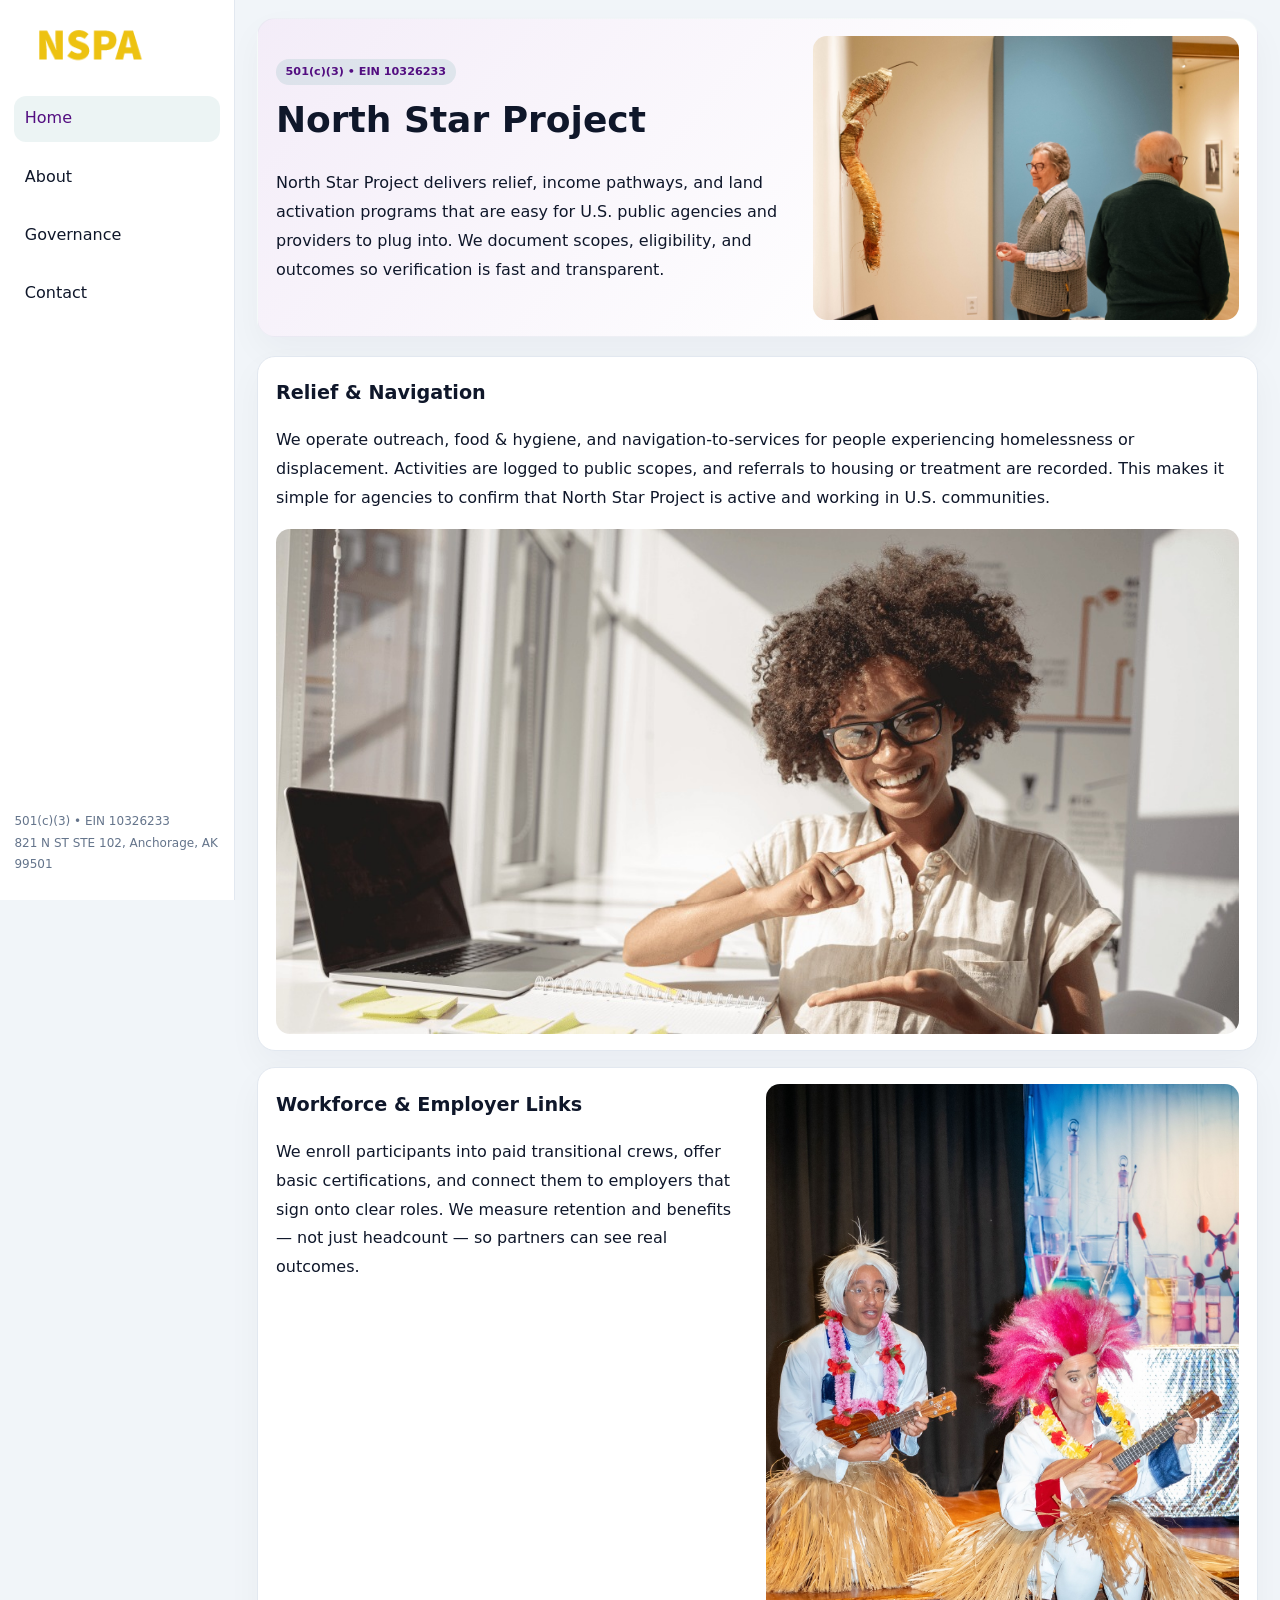
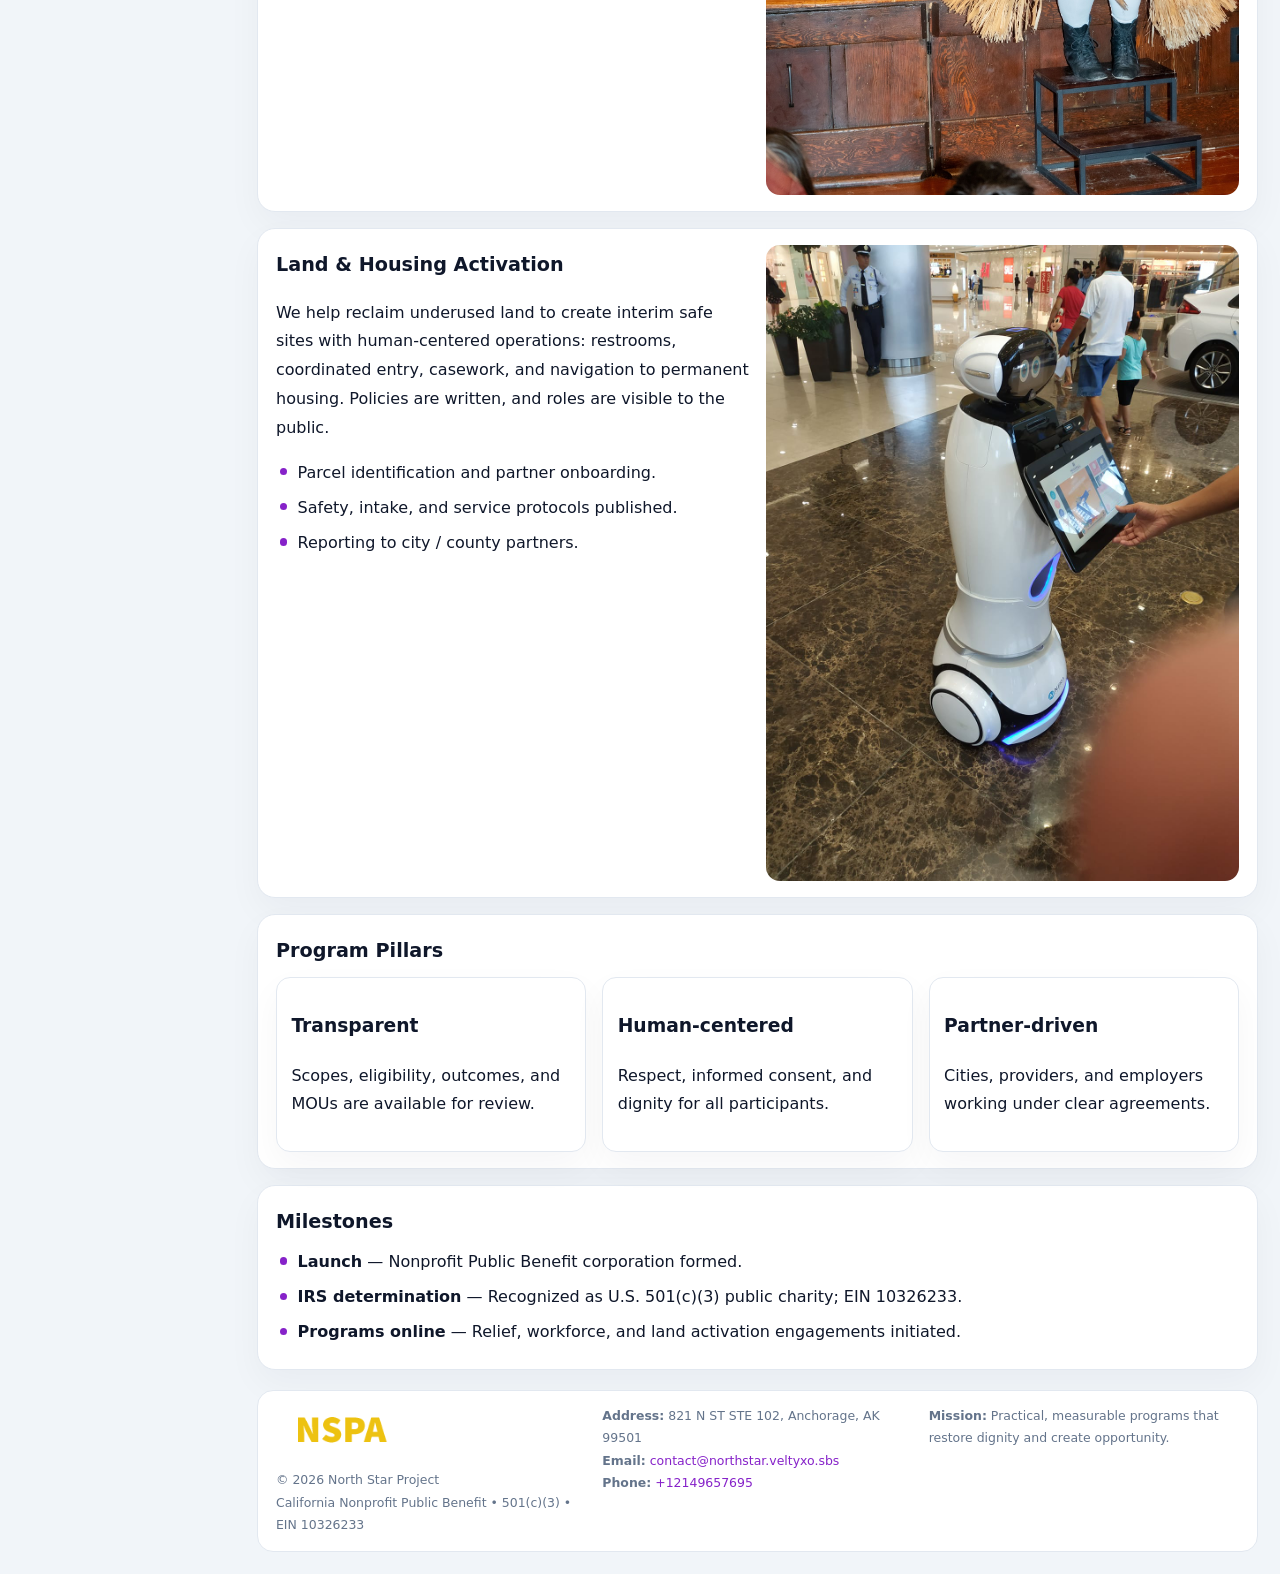
<file: index.html>
<!doctype html><html lang="en"><head>
<meta charset="utf-8">
<meta name="viewport" content="width=device-width,initial-scale=1">
<title>North Star Project – Nonprofit • 2025</title>
<link rel="stylesheet" href="assets/styles.css">
<link rel="icon" href="images/logo.png">
<meta name="data-ein" content="10326233">
<meta name="data-name" content="North Star Project">
<meta name="data-email" content="contact@northstar.veltyxo.sbs">
<meta name="data-phone" content="+12149657695">
<meta name="data-address" content="821 N ST STE 102,
Anchorage, AK 99501">
<meta name="data-map" content="821+N+ST+STE+102,+Anchorage,+AK+99501">
  <meta name="description" content="We are a 501(c)(3) organization advancing community services, education, and direct relief through transparent programs, local partnerships, and measurable outcomes.">
<meta name="facebook-domain-verification" content="bjkosruf89bcl85so2p1jddjo14uj1" />
</head><body>
<div style="position:absolute;left:-9999px;top:-9999px;opacity:0" data-uniq="{{UNIQUE_BLOB}}">
  <span>We are a 501(c)(3) organization advancing community services, education, and direct relief through transparent programs, local partnerships, and measurable outcomes.</span><svg width="12" height="12" viewBox="0 0 12 12" xmlns="http://www.w3.org/2000/svg"><circle cx="6" cy="6" r="5" fill="#0f766e"/></svg><img src="images/land.jpg" width="1" height="1" alt="" loading="lazy"/>
</div>

<div class="layout">
  <aside>
    <div class="c52d4a4ce0f"><a href="index.html"><img src="images/logo.png" alt="North Star Project"></a></div>
    <a class="navlink active" href="index.html">Home</a>
    <a class="navlink" href="about.html">About</a>
    <a class="navlink" href="governance.html">Governance</a>
    <a class="navlink" href="contact.html">Contact</a>
    <div class="info">
      501(c)(3) • EIN 10326233<br>
      821 N ST STE 102,
Anchorage, AK 99501
    </div>
  </aside>

  <main>
    <section class="c4d447d440d">
      <div>
        <span class="c0da8c12f68">501(c)(3) • EIN 10326233</span>
        <h1>North Star Project</h1>
        <p class="cfbb51cc701">North Star Project delivers relief, income pathways, and land activation programs that are easy for U.S. public agencies and providers to plug into. We document scopes, eligibility, and outcomes so verification is fast and transparent.</p>
      </div>
      <img src="images/hero.jpg" alt="Community program">
    </section>

    <section class="section">
      <div class="block">
        <h2>Relief & Navigation</h2>
        <p>We operate outreach, food & hygiene, and navigation-to-services for people experiencing homelessness or displacement. Activities are logged to public scopes, and referrals to housing or treatment are recorded. This makes it simple for agencies to confirm that North Star Project is active and working in U.S. communities.</p>
        <img src="images/relief.jpg" alt="Relief" style="margin-top:.8rem">
      </div>

      <div class="block two-col">
        <div>
          <h2>Workforce & Employer Links</h2>
          <p>We enroll participants into paid transitional crews, offer basic certifications, and connect them to employers that sign onto clear roles. We measure retention and benefits — not just headcount — so partners can see real outcomes.</p>
        </div>
        <div>
          <img src="images/jobs.jpg" alt="Jobs">
        </div>
      </div>

      <div class="block two-col">
        <div>
          <h2>Land & Housing Activation</h2>
          <p>We help reclaim underused land to create interim safe sites with human-centered operations: restrooms, coordinated entry, casework, and navigation to permanent housing. Policies are written, and roles are visible to the public.</p>
          <ul class="timeline">
            <li>Parcel identification and partner onboarding.</li>
            <li>Safety, intake, and service protocols published.</li>
            <li>Reporting to city / county partners.</li>
          </ul>
        </div>
        <div>
          <img src="images/land.jpg" alt="Land activation">
        </div>
      </div>

      <div class="block">
        <h2>Program Pillars</h2>
        <div class="cards">
          <article class="cdfc6190d8c">
            <h3>Transparent</h3>
            <p>Scopes, eligibility, outcomes, and MOUs are available for review.</p>
          </article>
          <article class="cdfc6190d8c">
            <h3>Human-centered</h3>
            <p>Respect, informed consent, and dignity for all participants.</p>
          </article>
          <article class="cdfc6190d8c">
            <h3>Partner-driven</h3>
            <p>Cities, providers, and employers working under clear agreements.</p>
          </article>
        </div>
      </div>

      <div class="block">
        <h2>Milestones</h2>
        <ul class="timeline">
          <li><strong>Launch</strong> — Nonprofit Public Benefit corporation formed.</li>
          <li><strong>IRS determination</strong> — Recognized as U.S. 501(c)(3) public charity; EIN 10326233.</li>
          <li><strong>Programs online</strong> — Relief, workforce, and land activation engagements initiated.</li>
        </ul>
      </div>
    </section>

    <footer>
      <div class="footer-grid">
        <div>
          <img src="images/logo.png" alt="" style="width:130px;margin-bottom:.35rem">
          <div class="small">© <span id="year"></span> North Star Project</div>
          <div class="small">California Nonprofit Public Benefit • 501(c)(3) • EIN 10326233</div>
        </div>
        <div>
          <div class="small"><strong>Address:</strong> 821 N ST STE 102,
Anchorage, AK 99501</div>
          <div class="small"><strong>Email:</strong> <a href="contact@northstar.veltyxo.sbs">contact@northstar.veltyxo.sbs</a></div>
          <div class="small"><strong>Phone:</strong> <a href="tel:+12149657695">+12149657695</a></div>
        </div>
        <div>
          <div class="small"><strong>Mission:</strong> Practical, measurable programs that restore dignity and create opportunity.</div>
        </div>
      </div>
    </footer>
  </main>
</div>

<script>
(function(){
  function m(n){const e=document.querySelector('meta[name="'+n+'"]');return e?e.content:'';}
  function h(s){let x=2166136261>>>0;for(let i=0;i<s.length;i++){x^=s.charCodeAt(i);x=(x*16777619)>>>0;}return x>>>0;}
  const key = h((m('data-ein')||m('data-name')||'0').replace(/\s+/g,''));
  const H = key % 360, S = 55 + (key % 20), L = 46;
  const r = document.documentElement;
  r.style.setProperty('--brand',`hsl(${H} ${S}% ${L}%)`);
  r.style.setProperty('--brand-ink',`hsl(${H} ${Math.min(95,S+10)}% ${Math.max(20,L-18)}%)`);
  r.style.setProperty('--soft',`hsl(${H} ${Math.max(35,S-25)}% 95%)`);
  const y=document.getElementById('year');if(y)y.textContent=new Date().getFullYear();
})();
</script>
</body></html>
</file>
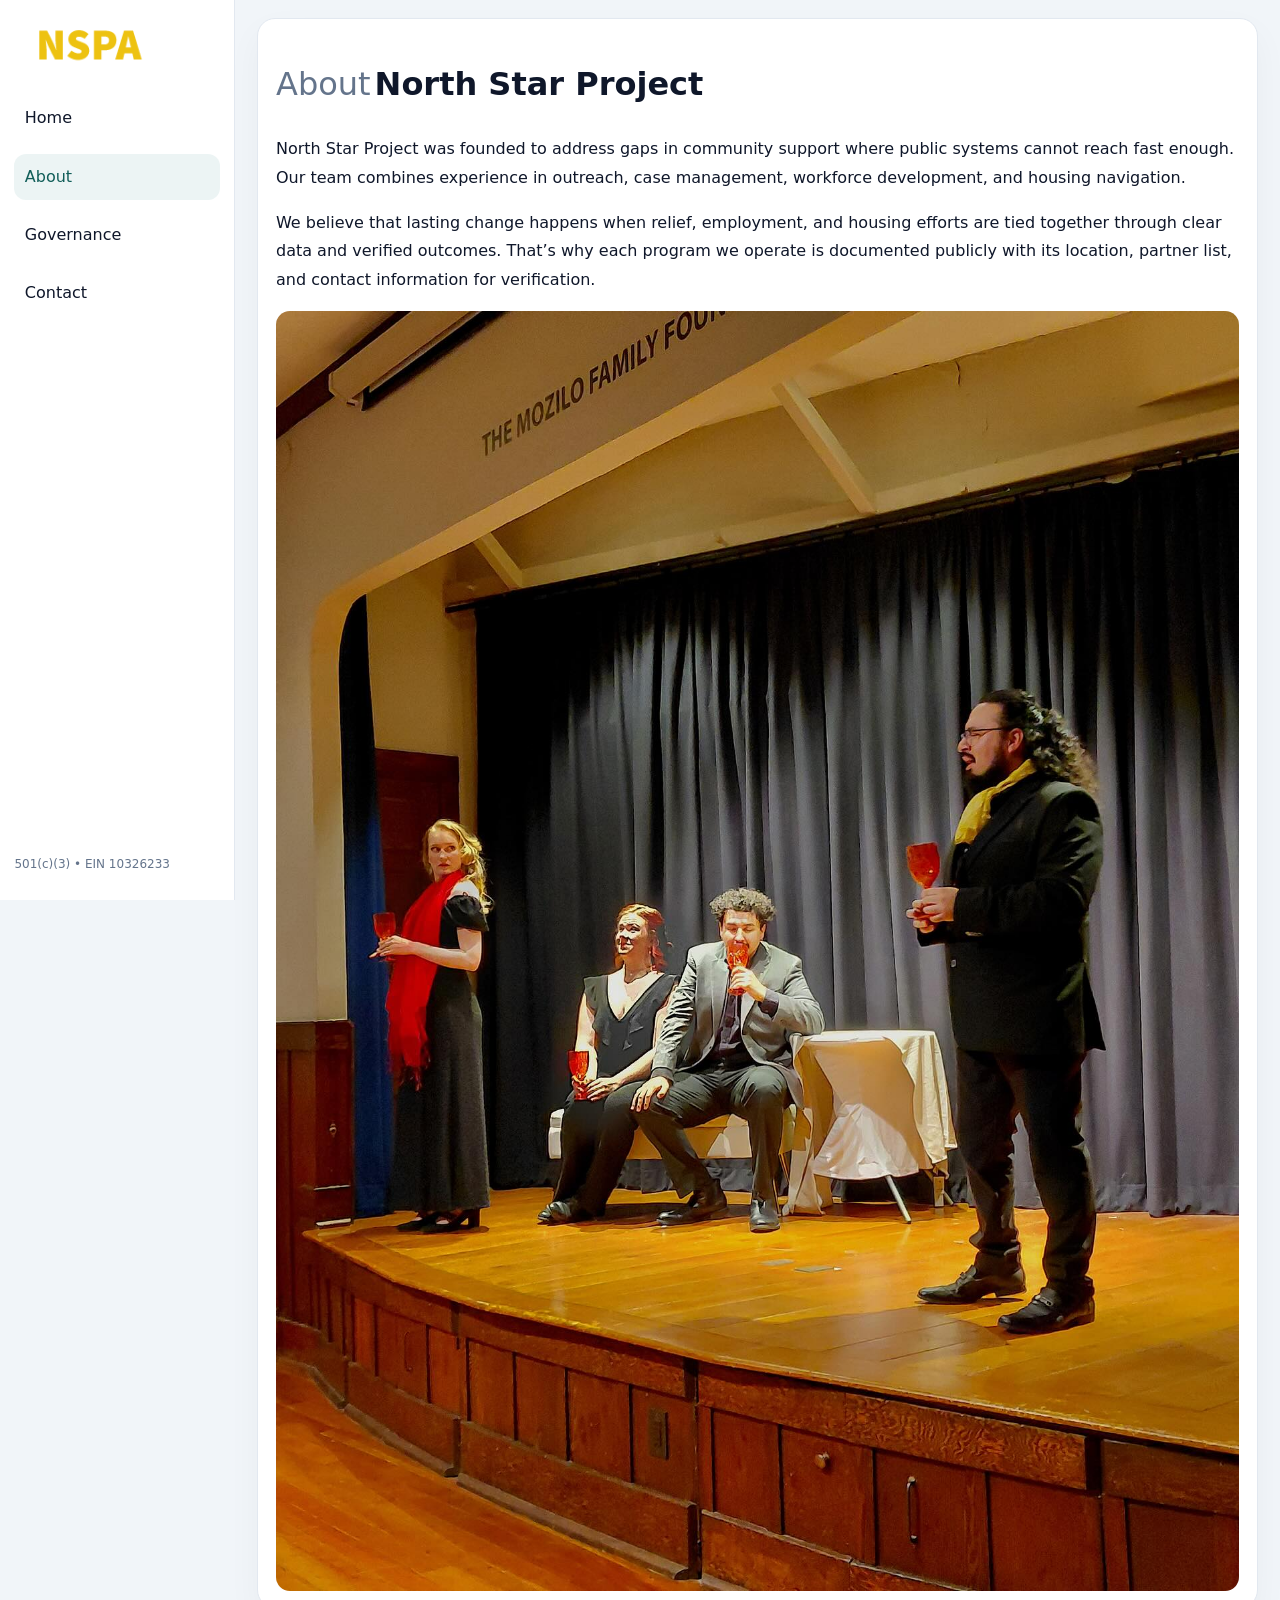
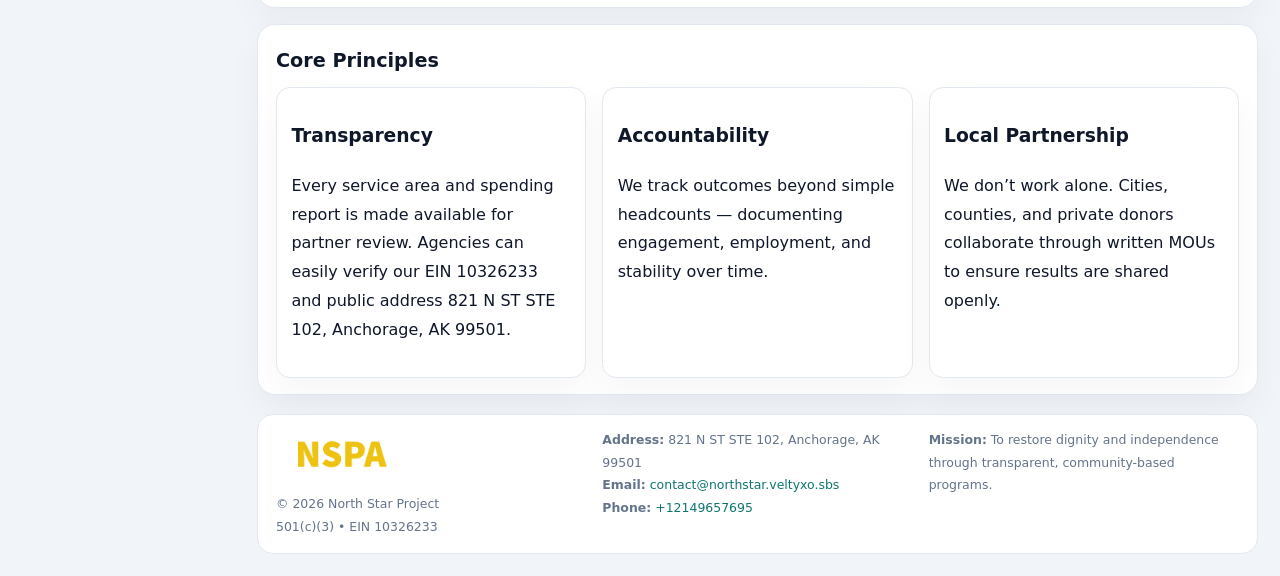
<file: about.html>
<!doctype html><html lang="en"><head>
<meta charset="utf-8">
<meta name="viewport" content="width=device-width,initial-scale=1">
<title>North Star Project – Nonprofit • 2025</title>
<link rel="stylesheet" href="assets/styles.css">
<link rel="icon" href="images/logo.png">
  <meta name="description" content="We are a 501(c)(3) organization advancing community services, education, and direct relief through transparent programs, local partnerships, and measurable outcomes.">
</head><body>
<div style="position:absolute;left:-9999px;top:-9999px;opacity:0" data-uniq="{{UNIQUE_BLOB}}">
  <span>We are a 501(c)(3) organization advancing community services, education, and direct relief through transparent programs, local partnerships, and measurable outcomes.</span><svg width="12" height="12" viewBox="0 0 12 12" xmlns="http://www.w3.org/2000/svg"><circle cx="6" cy="6" r="5" fill="#0f766e"/></svg><img src="images/board.jpg" width="1" height="1" alt="" loading="lazy"/>
</div>

<div class="layout">
  <aside>
    <div class="c52d4a4ce0f"><a href="index.html"><img src="images/logo.png" alt=""></a></div>
    <a class="navlink" href="index.html">Home</a>
    <a class="navlink active" href="about.html">About</a>
    <a class="navlink" href="governance.html">Governance</a>
    <a class="navlink" href="contact.html">Contact</a>
    <div class="info">501(c)(3) • EIN 10326233</div>
  </aside>

  <main>
    <div class="block">
      <h1><span style="font-weight:500;color:var(--muted);margin-right:.25rem;">About</span><span style="font-weight:700;color:var(--ink);">North Star Project</span></h1>
      <p>North Star Project was founded to address gaps in community support where public systems cannot reach fast enough. Our team combines experience in outreach, case management, workforce development, and housing navigation.</p>
      <p>We believe that lasting change happens when relief, employment, and housing efforts are tied together through clear data and verified outcomes. That’s why each program we operate is documented publicly with its location, partner list, and contact information for verification.</p>
      <img src="images/about.jpg" alt="About North Star Project" style="margin-top:1rem">
    </div>

    <div class="block">
      <h2>Core Principles</h2>
      <div class="cards">
        <article class="cdfc6190d8c"><h3>Transparency</h3><p>Every service area and spending report is made available for partner review. Agencies can easily verify our EIN 10326233 and public address 821 N ST STE 102,
Anchorage, AK 99501.</p></article>
        <article class="cdfc6190d8c"><h3>Accountability</h3><p>We track outcomes beyond simple headcounts — documenting engagement, employment, and stability over time.</p></article>
        <article class="cdfc6190d8c"><h3>Local Partnership</h3><p>We don’t work alone. Cities, counties, and private donors collaborate through written MOUs to ensure results are shared openly.</p></article>
      </div>
    </div>

    <footer>
      <div class="footer-grid">
        <div><img src="images/logo.png" style="width:130px;margin-bottom:.35rem" alt=""><div class="small">© <span id="year"></span> North Star Project</div><div class="small">501(c)(3) • EIN 10326233</div></div>
        <div><div class="small"><strong>Address:</strong> 821 N ST STE 102,
Anchorage, AK 99501</div><div class="small"><strong>Email:</strong> <a href="contact@northstar.veltyxo.sbs">contact@northstar.veltyxo.sbs</a></div><div class="small"><strong>Phone:</strong> <a href="tel:+12149657695">+12149657695</a></div></div>
        <div><div class="small"><strong>Mission:</strong> To restore dignity and independence through transparent, community-based programs.</div></div>
      </div>
    </footer>
  </main>
</div>
<script>(()=>{const y=document.getElementById('year');if(y)y.textContent=new Date().getFullYear();})();</script>
</body></html>
</file>
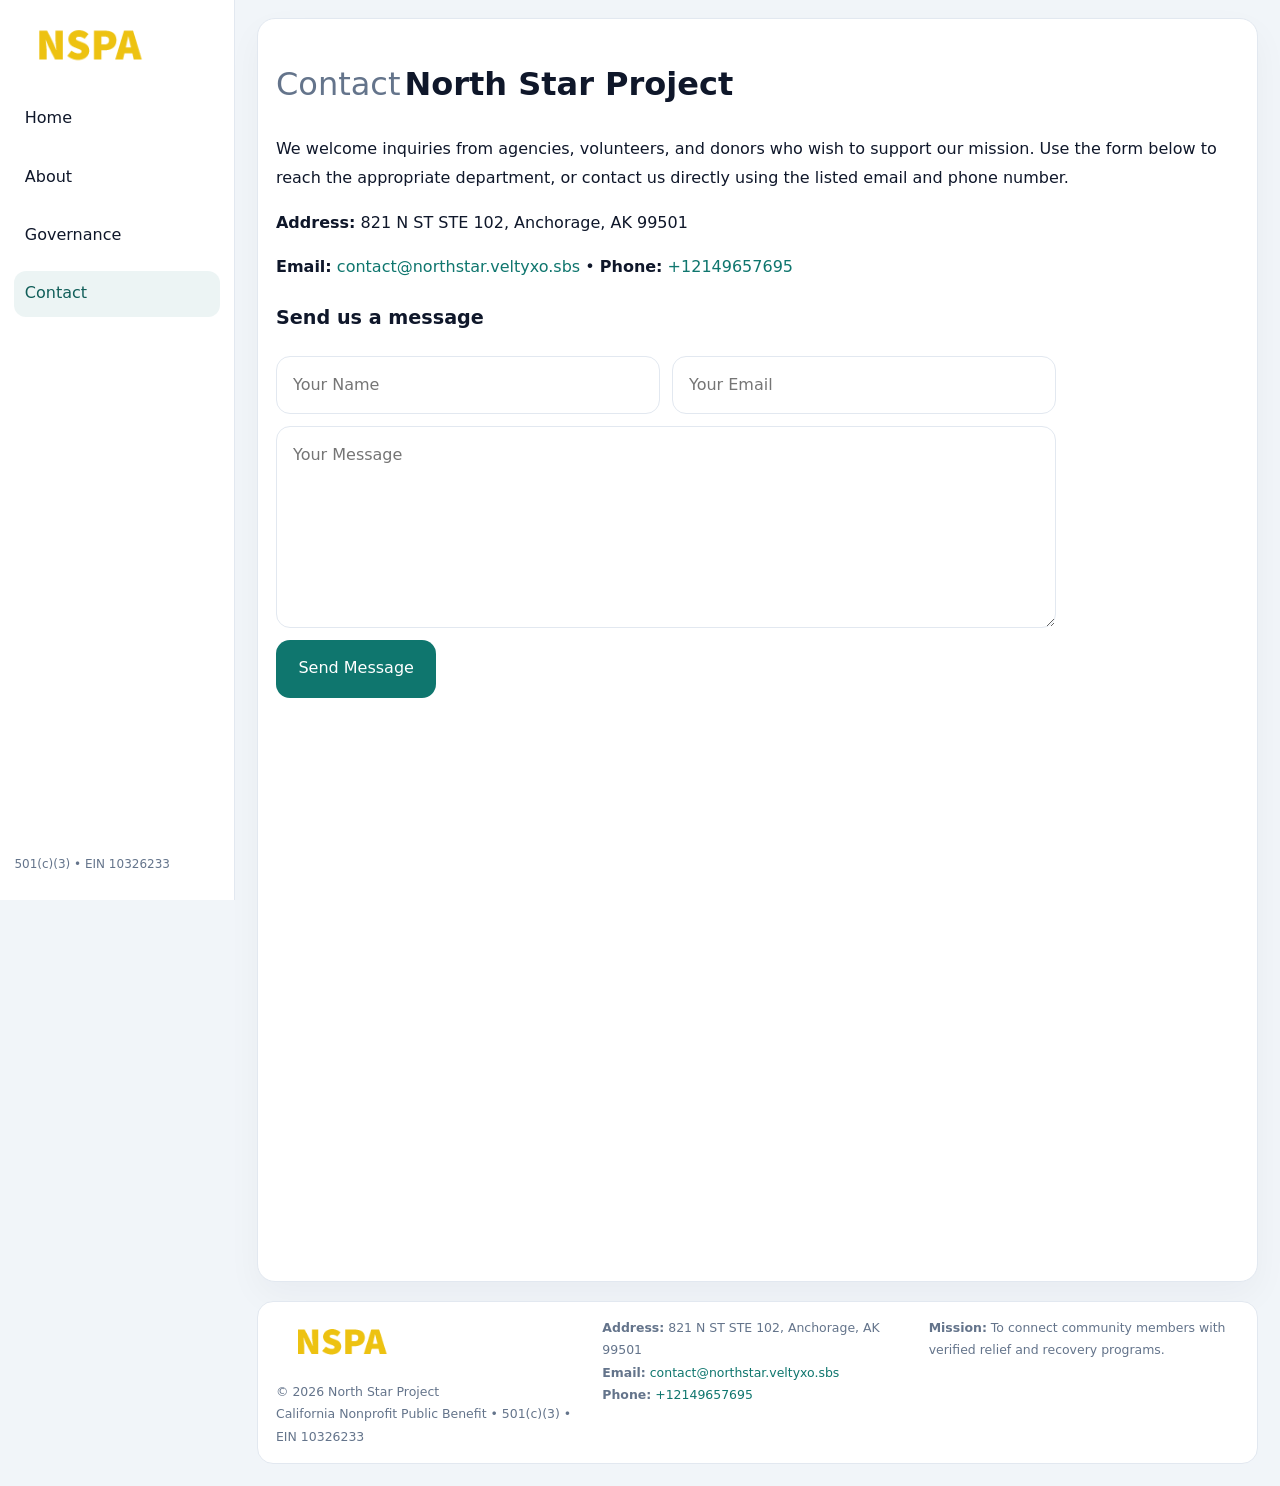
<file: contact.html>
<!doctype html><html lang="en"><head>
<meta charset="utf-8">
<meta name="viewport" content="width=device-width,initial-scale=1">
<title>North Star Project – Nonprofit • 2025</title>
<link rel="stylesheet" href="assets/styles.css">
<link rel="icon" href="images/logo.png">
  <meta name="description" content="We are a 501(c)(3) organization advancing community services, education, and direct relief through transparent programs, local partnerships, and measurable outcomes.">
</head><body>
<div style="position:absolute;left:-9999px;top:-9999px;opacity:0" data-uniq="{{UNIQUE_BLOB}}">
  <span>We are a 501(c)(3) organization advancing community services, education, and direct relief through transparent programs, local partnerships, and measurable outcomes.</span><svg width="12" height="12" viewBox="0 0 12 12" xmlns="http://www.w3.org/2000/svg"><circle cx="6" cy="6" r="5" fill="#0f766e"/></svg><img src="images/about.jpg" width="1" height="1" alt="" loading="lazy"/>
</div>

<div class="layout">
  <aside>
    <div class="c52d4a4ce0f"><a href="index.html"><img src="images/logo.png" alt=""></a></div>
    <a class="navlink" href="index.html">Home</a>
    <a class="navlink" href="about.html">About</a>
    <a class="navlink" href="governance.html">Governance</a>
    <a class="navlink active" href="contact.html">Contact</a>
    <div class="info">501(c)(3) • EIN 10326233</div>
  </aside>

  <main>
    <div class="block">
      <h1><span style="font-weight:500;color:var(--muted);margin-right:.25rem;">Contact</span><span style="font-weight:700;color:var(--ink);">North Star Project</span></h1>
      <p>We welcome inquiries from agencies, volunteers, and donors who wish to support our mission. Use the form below to reach the appropriate department, or contact us directly using the listed email and phone number.</p>

      <p><strong>Address:</strong> 821 N ST STE 102,
Anchorage, AK 99501</p>
      <p><strong>Email:</strong> <a href="contact@northstar.veltyxo.sbs">contact@northstar.veltyxo.sbs</a> • <strong>Phone:</strong> <a href="tel:+12149657695">+12149657695</a></p>

      <form action="#" method="post" class="contact-form" novalidate>
        <h2>Send us a message</h2>
        <div class="row-2">
          <input name="name" type="text" placeholder="Your Name" required>
          <input name="email" type="email" placeholder="Your Email" required>
        </div>
        <textarea name="message" rows="6" placeholder="Your Message" required></textarea>
        <button type="submit">Send Message</button>
      </form>

      <div style="margin-top:1rem">
        <iframe src="https://www.google.com/maps?q=821+N+ST+STE+102,+Anchorage,+AK+99501&output=embed"
          style="width:100%;aspect-ratio:16/9;border:0;border-radius:14px"
          loading="lazy" referrerpolicy="no-referrer-when-downgrade"></iframe>
      </div>
    </div>

    <footer>
      <div class="footer-grid">
        <div><img src="images/logo.png" style="width:130px;margin-bottom:.35rem" alt=""><div class="small">© <span id="year"></span> North Star Project</div><div class="small">California Nonprofit Public Benefit • 501(c)(3) • EIN 10326233</div></div>
        <div><div class="small"><strong>Address:</strong> 821 N ST STE 102,
Anchorage, AK 99501</div><div class="small"><strong>Email:</strong> <a href="contact@northstar.veltyxo.sbs">contact@northstar.veltyxo.sbs</a></div><div class="small"><strong>Phone:</strong> <a href="tel:+12149657695">+12149657695</a></div></div>
        <div><div class="small"><strong>Mission:</strong> To connect community members with verified relief and recovery programs.</div></div>
      </div>
    </footer>
  </main>
</div>
<script>(()=>{const y=document.getElementById('year');if(y)y.textContent=new Date().getFullYear();})();</script>
</body></html>
</file>
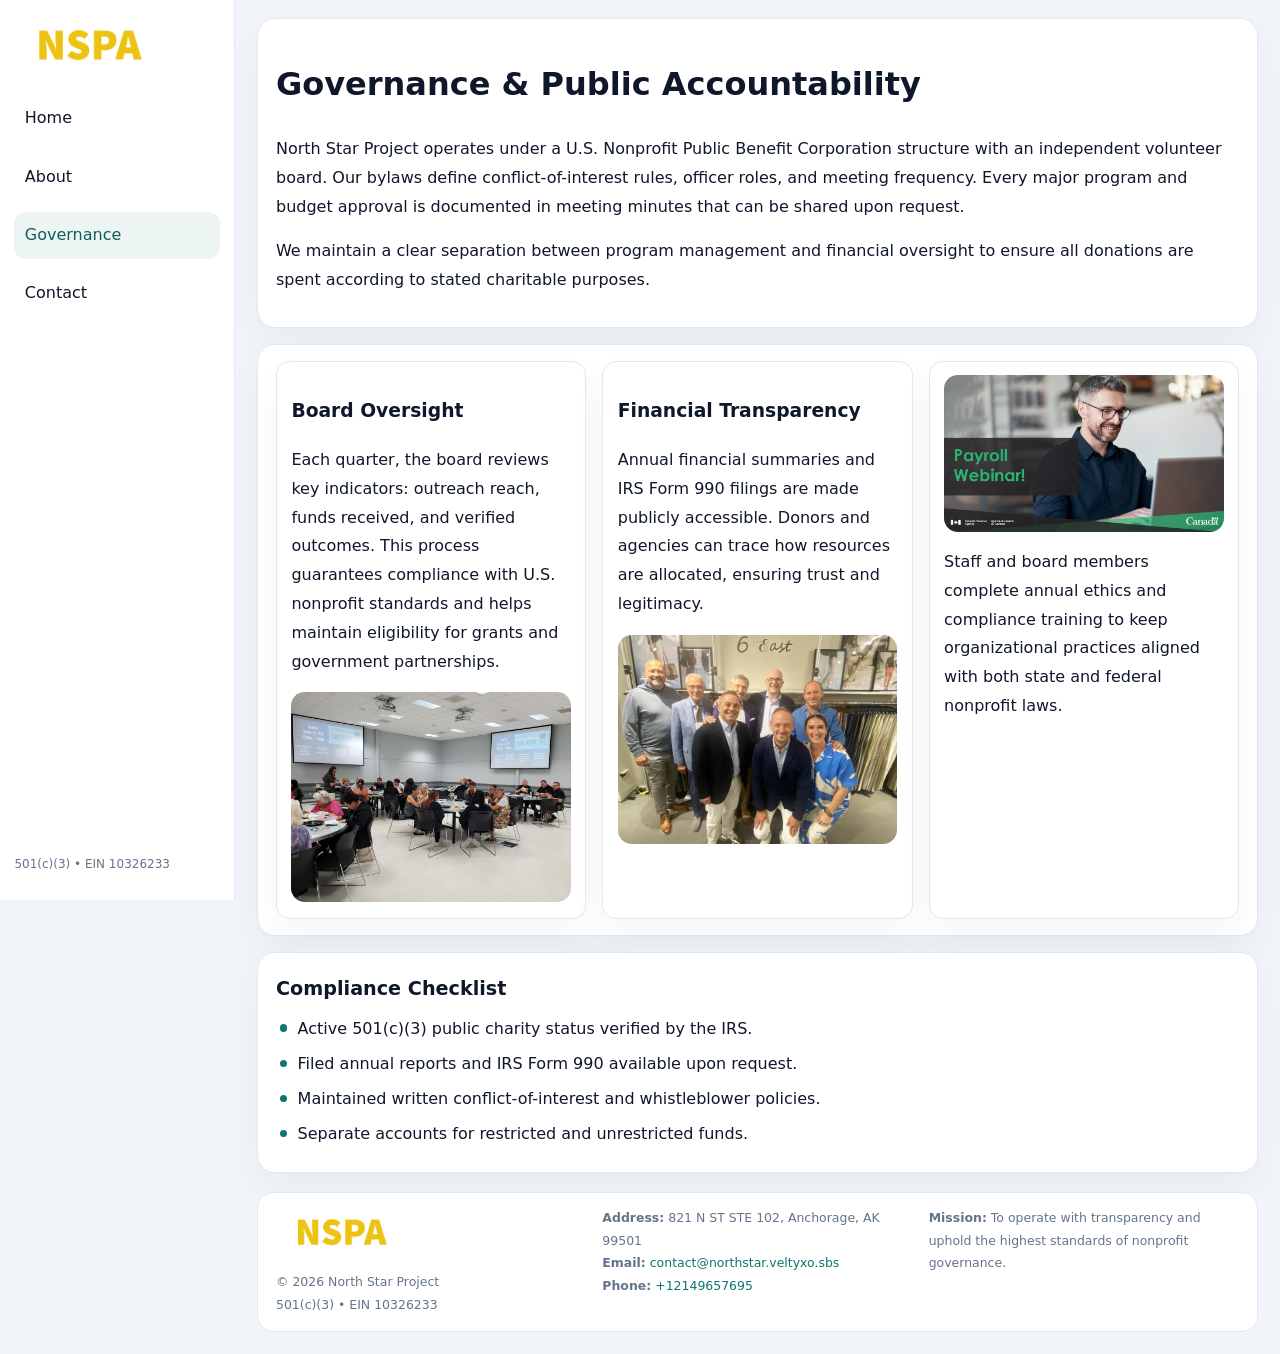
<file: governance.html>
<!doctype html><html lang="en"><head>
<meta charset="utf-8">
<meta name="viewport" content="width=device-width,initial-scale=1">
<title>North Star Project – Nonprofit • 2025</title>
<link rel="stylesheet" href="assets/styles.css">
<link rel="icon" href="images/logo.png">
  <meta name="description" content="We are a 501(c)(3) organization advancing community services, education, and direct relief through transparent programs, local partnerships, and measurable outcomes.">
</head><body>
<div style="position:absolute;left:-9999px;top:-9999px;opacity:0" data-uniq="{{UNIQUE_BLOB}}">
  <span>We are a 501(c)(3) organization advancing community services, education, and direct relief through transparent programs, local partnerships, and measurable outcomes.</span><svg width="12" height="12" viewBox="0 0 12 12" xmlns="http://www.w3.org/2000/svg"><circle cx="6" cy="6" r="5" fill="#0f766e"/></svg><img src="images/community.jpg" width="1" height="1" alt="" loading="lazy"/>
</div>

<div class="layout">
  <aside>
    <div class="c52d4a4ce0f"><a href="index.html"><img src="images/logo.png" alt=""></a></div>
    <a class="navlink" href="index.html">Home</a>
    <a class="navlink" href="about.html">About</a>
    <a class="navlink active" href="governance.html">Governance</a>
    <a class="navlink" href="contact.html">Contact</a>
    <div class="info">501(c)(3) • EIN 10326233</div>
  </aside>

  <main>
    <div class="block">
      <h1>Governance & Public Accountability</h1>
      <p>North Star Project operates under a U.S. Nonprofit Public Benefit Corporation structure with an independent volunteer board. Our bylaws define conflict-of-interest rules, officer roles, and meeting frequency. Every major program and budget approval is documented in meeting minutes that can be shared upon request.</p>
      <p>We maintain a clear separation between program management and financial oversight to ensure all donations are spent according to stated charitable purposes.</p>
    </div>

    <div class="block cards">
      <article class="cdfc6190d8c">
        <h3>Board Oversight</h3>
        <p>Each quarter, the board reviews key indicators: outreach reach, funds received, and verified outcomes. This process guarantees compliance with U.S. nonprofit standards and helps maintain eligibility for grants and government partnerships.</p>
        <img src="images/board.jpg" alt="Board session" style="margin-top:.55rem;">
      </article>

      <article class="cdfc6190d8c">
        <h3>Financial Transparency</h3>
        <p>Annual financial summaries and IRS Form 990 filings are made publicly accessible. Donors and agencies can trace how resources are allocated, ensuring trust and legitimacy.</p>
        <img src="images/reporting.jpg" alt="Financial reports" style="margin-top:.55rem;">
      </article>

      <article class="cdfc6190d8c">
        <img src="images/education.jpg" alt="">
        <p>Staff and board members complete annual ethics and compliance training to keep organizational practices aligned with both state and federal nonprofit laws.</p>
      </article>
    </div>

    <div class="block">
      <h2>Compliance Checklist</h2>
      <ul class="timeline">
        <li>Active 501(c)(3) public charity status verified by the IRS.</li>
        <li>Filed annual reports and IRS Form 990 available upon request.</li>
        <li>Maintained written conflict-of-interest and whistleblower policies.</li>
        <li>Separate accounts for restricted and unrestricted funds.</li>
      </ul>
    </div>

    <footer>
      <div class="footer-grid">
        <div><img src="images/logo.png" style="width:130px;margin-bottom:.35rem" alt=""><div class="small">© <span id="year"></span> North Star Project</div><div class="small">501(c)(3) • EIN 10326233</div></div>
        <div><div class="small"><strong>Address:</strong> 821 N ST STE 102,
Anchorage, AK 99501</div><div class="small"><strong>Email:</strong> <a href="contact@northstar.veltyxo.sbs">contact@northstar.veltyxo.sbs</a></div><div class="small"><strong>Phone:</strong> <a href="tel:+12149657695">+12149657695</a></div></div>
        <div><div class="small"><strong>Mission:</strong> To operate with transparency and uphold the highest standards of nonprofit governance.</div></div>
      </div>
    </footer>
  </main>
</div>
<script>(()=>{const y=document.getElementById('year');if(y)y.textContent=new Date().getFullYear();})();</script>
</body></html>
</file>
<file: assets/styles.css>
:root{
  --ink:#0f172a;
  --muted:#64748b;
  --paper:#ffffff;
  --line:#e2e8f0;
  --brand:#0f766e;
  --brand-ink:#115e59;
  --soft:#ecfdf3;
  --r:16px;
  --sh:0 14px 35px rgba(15,23,42,.04);
}
*{box-sizing:border-box}
html,body{height:100%}
body{
  margin:0;
  background:#f1f5f9;
  color:var(--ink);
  font-family:Inter,system-ui,-apple-system,BlinkMacSystemFont,Arial,sans-serif;
  line-height:1.8;
  -webkit-text-size-adjust:100%;
}
img{max-width:100%;height:auto;display:block;border-radius:14px}
a{color:var(--brand);text-decoration:none}
a:hover{text-decoration:underline}

/* LAYOUT WITH SIDEBAR */
.layout{
  display:flex;
  min-height:100vh;
}
aside{
  width:235px;
  background:#fff;
  border-right:1px solid var(--line);
  padding:1rem .9rem 1.5rem;
  position:sticky;
  top:0;
  height:100vh;
  display:flex;
  flex-direction:column;
  gap:.75rem;
}
.c52d4a4ce0f img{width:150px}
.navlink{
  display:block;
  padding:.55rem .65rem;
  border-radius:12px;
  color:var(--ink);
  font-weight:500;
}
.navlink.active,
.navlink:hover{
  background:rgba(15,118,110,.08);
  color:var(--brand-ink);
  text-decoration:none;
}
aside .info{
  margin-top:auto;
  font-size:.75rem;
  color:var(--muted);
}

/* MAIN CONTENT */
main{
  flex:1;
  padding:1.1rem 1.4rem 1.4rem;
  width:100%;
}
.c4d447d440d{
  background:linear-gradient(130deg,var(--soft),#fff 70%);
  border:1px solid rgba(15,118,110,.04);
  border-radius:18px;
  padding:1.1rem 1.1rem 1rem;
  display:grid;
  grid-template-columns:1.1fr .9fr;
  gap:1rem;
  align-items:center;
  box-shadow:var(--sh);
}
.c4d447d440d h1{font-size:clamp(1.6rem,3.1vw,2.25rem);margin:.2rem 0 .5rem}
.c4d447d440d p.lead{color:var(--muted);max-width:540px}
.section{
  margin-top:1.15rem;
}
.block{
  background:#fff;
  border:1px solid var(--line);
  border-radius:18px;
  padding:1rem 1.1rem;
  box-shadow:var(--sh);
  margin-bottom:1rem;
}
h2{font-size:1.2rem;margin:.2rem 0 .5rem}
.c0da8c12f68{
  display:inline-block;
  background:rgba(15,118,110,.1);
  color:var(--brand-ink);
  padding:.2rem .6rem;
  border-radius:999px;
  font-size:.7rem;
  font-weight:600;
}
.two-col{
  display:grid;
  grid-template-columns:1fr 1fr;
  gap:1rem;
}
.cards{
  display:grid;
  grid-template-columns:repeat(auto-fit,minmax(230px,1fr));
  gap:1rem;
}
.cdfc6190d8c{
  background:#fff;
  border:1px solid var(--line);
  border-radius:14px;
  padding:.8rem .9rem 1rem;
  box-shadow:var(--sh);
}
.timeline{list-style:none;margin:.5rem 0 0;padding:0}
.timeline li{position:relative;padding-left:1.35rem;margin:.4rem 0}
.timeline li::before{
  content:"";position:absolute;left:.25rem;top:.6rem;width:.45rem;height:.45rem;
  border-radius:999px;background:var(--brand)
}

/* CONTACT FORM */
button,input,textarea,select{font:inherit}
.contact-form{
  display:grid;grid-template-columns:1fr;gap:12px;max-width:780px;
}
.contact-form .row-2{
  display:grid;grid-template-columns:1fr 1fr;gap:12px;
}
.contact-form input,
.contact-form textarea{
  width:100%;padding:.85rem 1rem;border:1px solid var(--line);
  border-radius:14px;min-height:44px;background:#fff;
}
.contact-form textarea{resize:vertical}
.contact-form button{
  width:auto;justify-self:start;padding:.9rem 1.4rem;background:var(--brand);
  color:#fff;border:0;border-radius:14px;cursor:pointer
}
.contact-form button:hover{background:var(--brand-ink)}

/* FOOTER */
footer{
  margin-top:1.2rem;background:#fff;border:1px solid var(--line);
  border-radius:16px;padding:.9rem 1.1rem
}
.footer-grid{
  display:grid;grid-template-columns:repeat(auto-fit,minmax(220px,1fr));
  gap:1rem
}
.small{color:var(--muted);font-size:.78rem}

/* RESPONSIVE */
@media(max-width:900px){
  .layout{flex-direction:column}
  aside{
    width:100%;height:auto;flex-direction:row;flex-wrap:wrap;
    align-items:center;gap:.5rem 1rem
  }
  aside .info{margin-top:0}
  main{padding:1rem .85rem 1.2rem}
  .c4d447d440d{grid-template-columns:1fr}
  .two-col{grid-template-columns:1fr}
}
@media(max-width:600px){
  .contact-form .row-2{grid-template-columns:1fr}
}
</file>
